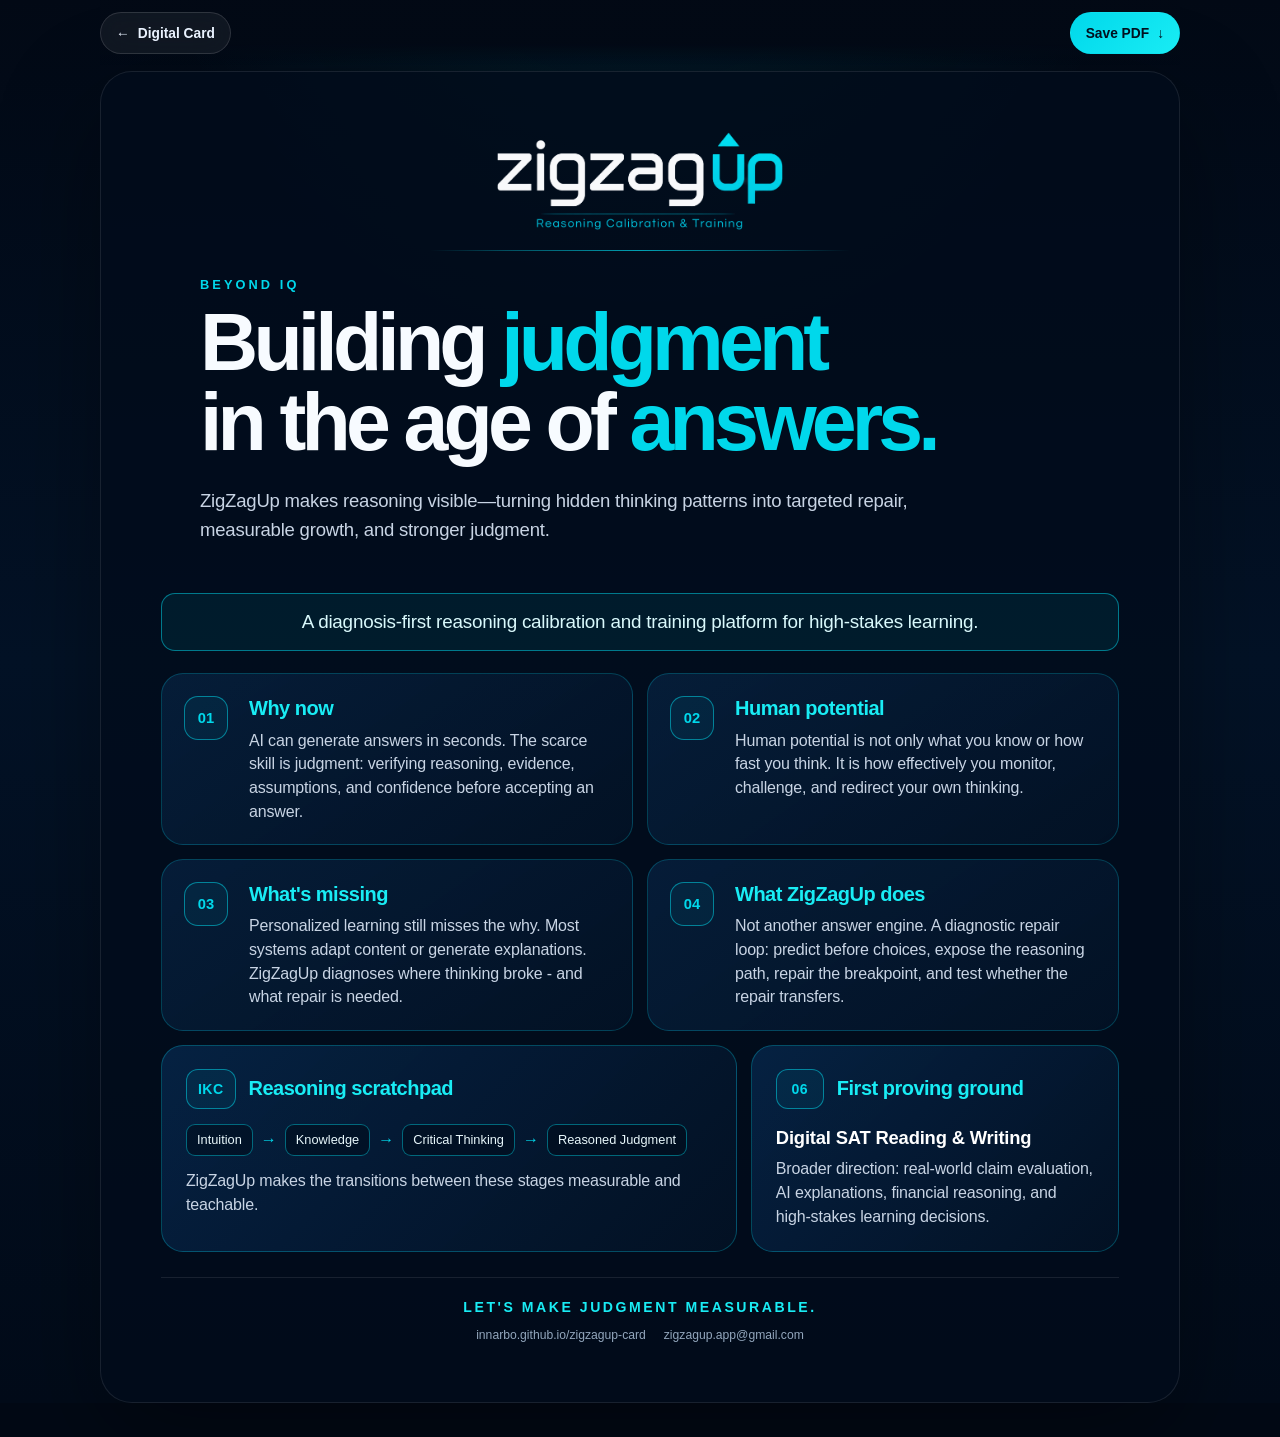
<file: one-pager/index.html>
<!doctype html>
<html lang="en">
<head>
  <meta charset="utf-8">
  <meta name="viewport" content="width=device-width, initial-scale=1, viewport-fit=cover">
  <meta name="theme-color" content="#020915">
  <meta name="color-scheme" content="dark">
  <meta name="description" content="ZigZagUp makes reasoning visible - turning hidden thinking patterns into targeted repair, measurable growth, and stronger judgment.">
  <meta name="robots" content="index,follow,max-image-preview:large">
  <link rel="canonical" href="https://innarbo.github.io/zigzagup-card/one-pager/">
  <link rel="icon" type="image/svg+xml" href="../assets/icons/favicon.svg">
  <link rel="apple-touch-icon" href="../assets/icons/apple-touch-icon-v14.png">
  <title>ZigZagUp One-Pager | Building Judgment in the Age of Answers</title>
  <style>
    :root {
      --navy-0: #020915;
      --navy-1: #031226;
      --navy-2: #052044;
      --cyan: #00d8eb;
      --cyan-2: #19ecf4;
      --ink: #f7fbff;
      --soft: #c8d4e4;
      --muted: #93a7bd;
      --line: rgba(0, 216, 235, .25);
      font-synthesis: none;
      text-rendering: optimizeLegibility;
      -webkit-font-smoothing: antialiased;
    }

    * { box-sizing: border-box; }
    html { min-height: 100%; background: var(--navy-0); }
    body {
      min-height: 100svh;
      margin: 0;
      color: var(--ink);
      background:
        radial-gradient(circle at 50% -10%, rgba(0, 216, 235, .09), transparent 31rem),
        linear-gradient(180deg, #020915 0%, #031226 47%, #020b19 100%);
      font-family: -apple-system, BlinkMacSystemFont, "Segoe UI", Arial, Helvetica, sans-serif;
    }

    body.modal-open { overflow: hidden; }
    a { color: inherit; }
    img { display: block; max-width: 100%; }
    button { font: inherit; }

    .toolbar {
      position: sticky;
      z-index: 30;
      top: 0;
      width: min(1080px, calc(100% - 28px));
      margin: 0 auto;
      padding: calc(env(safe-area-inset-top) + 12px) 0 11px;
      display: flex;
      justify-content: space-between;
      gap: 12px;
      background: linear-gradient(to bottom, rgba(2, 9, 21, .98) 68%, rgba(2, 9, 21, 0));
    }

    .toolbar-action {
      min-height: 42px;
      display: inline-flex;
      align-items: center;
      justify-content: center;
      gap: 8px;
      padding: 0 15px;
      border: 1px solid rgba(255, 255, 255, .13);
      border-radius: 999px;
      color: #eaf3ff;
      background: rgba(255, 255, 255, .06);
      backdrop-filter: blur(14px);
      -webkit-backdrop-filter: blur(14px);
      text-decoration: none;
      font-size: .86rem;
      font-weight: 650;
      cursor: pointer;
    }

    .toolbar-action--primary {
      color: #02101f;
      border-color: transparent;
      background: linear-gradient(135deg, var(--cyan), var(--cyan-2));
    }

    .toolbar-action:disabled {
      cursor: wait;
      opacity: .68;
    }

    .save-status {
      position: fixed;
      z-index: 120;
      left: 50%;
      bottom: max(20px, env(safe-area-inset-bottom));
      transform: translateX(-50%);
      max-width: calc(100% - 34px);
      padding: 10px 15px;
      border-radius: 999px;
      color: #ffffff;
      background: rgba(4, 31, 67, .97);
      box-shadow: 0 14px 34px rgba(0, 0, 0, .34);
      text-align: center;
      font-size: .82rem;
      white-space: nowrap;
    }

    .save-status[hidden] { display: none !important; }

    .toolbar-action:focus-visible,
    .pdf-close:focus-visible,
    .pdf-file-link:focus-visible {
      outline: 3px solid rgba(0, 216, 235, .38);
      outline-offset: 3px;
    }

    .sheet {
      width: min(1080px, calc(100% - 28px));
      margin: 6px auto 34px;
      padding: clamp(30px, 4.8vw, 60px);
      overflow: hidden;
      border: 1px solid rgba(255, 255, 255, .09);
      border-radius: 32px;
      background: rgba(2, 12, 28, .78);
      box-shadow: 0 36px 100px rgba(0, 0, 0, .34);
    }

    .hero {
      max-width: 880px;
      margin: 0 auto;
      text-align: left;
    }

    .brand {
      display: block;
      width: min(100%, 286px);
      margin: 0 auto 20px;
    }

    .brand-divider {
      width: min(100%, 420px);
      height: 1px;
      margin: 0 auto 28px;
      border-radius: 999px;
      background: linear-gradient(
        90deg,
        rgba(0, 216, 235, 0),
        rgba(0, 216, 235, .32) 18%,
        rgba(0, 216, 235, .72) 50%,
        rgba(0, 216, 235, .32) 82%,
        rgba(0, 216, 235, 0)
      );
    }

    .eyebrow {
      margin: 0 0 12px;
      color: var(--cyan);
      font-size: clamp(.74rem, 1vw, .88rem);
      line-height: 1;
      letter-spacing: .24em;
      text-transform: uppercase;
      font-weight: 760;
    }

    h1 {
      margin: 0;
      color: var(--ink);
      font-size: clamp(2.85rem, 6.3vw, 5.3rem);
      line-height: .99;
      letter-spacing: -.06em;
      font-weight: 760;
    }

    .title-line { display: block; }
    h1 span.accent { color: var(--cyan); }

    .hero-copy {
      max-width: 760px;
      margin: 24px 0 0;
      color: var(--soft);
      font-size: clamp(1rem, 1.45vw, 1.2rem);
      line-height: 1.56;
      letter-spacing: -.012em;
    }

    .proposition {
      margin: clamp(32px, 4.5vw, 48px) 0 22px;
      padding: 15px 19px;
      text-align: center;
      border: 1px solid rgba(0, 216, 235, .5);
      border-radius: 14px;
      color: #d9f9fc;
      background: rgba(0, 216, 235, .075);
      font-size: clamp(1rem, 1.5vw, 1.18rem);
      line-height: 1.4;
      letter-spacing: -.012em;
    }

    .story-grid {
      display: grid;
      grid-template-columns: repeat(2, minmax(0, 1fr));
      gap: 14px;
    }

    .story-card {
      min-height: 164px;
      display: grid;
      grid-template-columns: 48px minmax(0, 1fr);
      gap: 17px;
      padding: 22px 22px 21px;
      border: 1px solid rgba(0, 216, 235, .23);
      border-radius: 22px;
      background: linear-gradient(145deg, rgba(9, 41, 76, .59), rgba(3, 19, 39, .76));
    }

    .card-number {
      width: 44px;
      height: 44px;
      display: grid;
      place-items: center;
      border: 1px solid rgba(0, 216, 235, .52);
      border-radius: 14px;
      color: var(--cyan);
      background: rgba(0, 216, 235, .055);
      font-size: .92rem;
      font-weight: 760;
      font-variant-numeric: tabular-nums;
    }

    .story-card h2,
    .feature h2 {
      margin: 1px 0 8px;
      color: var(--cyan-2);
      font-size: clamp(1.05rem, 1.6vw, 1.25rem);
      line-height: 1.16;
      letter-spacing: -.025em;
      font-weight: 680;
    }

    .story-card p,
    .feature p {
      margin: 0;
      color: var(--soft);
      font-size: clamp(.89rem, 1.25vw, 1rem);
      line-height: 1.48;
      letter-spacing: -.01em;
    }

    .feature-row {
      display: grid;
      grid-template-columns: minmax(0, 1.22fr) minmax(0, .78fr);
      gap: 14px;
      margin-top: 14px;
    }

    .feature {
      min-height: 174px;
      padding: 23px 24px;
      border: 1px solid rgba(0, 216, 235, .28);
      border-radius: 22px;
      background: linear-gradient(135deg, rgba(7, 42, 81, .72), rgba(3, 18, 37, .82));
    }

    .feature-head {
      display: flex;
      align-items: center;
      gap: 13px;
      margin-bottom: 15px;
    }

    .feature-badge {
      min-width: 48px;
      height: 40px;
      display: inline-grid;
      place-items: center;
      padding: 0 11px;
      border: 1px solid rgba(0, 216, 235, .52);
      border-radius: 12px;
      color: var(--cyan);
      background: rgba(0, 216, 235, .055);
      font-size: .88rem;
      font-weight: 800;
      letter-spacing: .03em;
    }

    .feature-head h2 { margin: 0; }

    .ikc-flow {
      display: grid;
      grid-template-columns: repeat(7, auto);
      gap: 8px;
      align-items: center;
      justify-content: start;
      margin: 0 0 13px;
    }

    .ikc-step {
      padding: 8px 10px;
      border: 1px solid rgba(0, 216, 235, .44);
      border-radius: 9px;
      color: #e8f7fb;
      background: rgba(1, 12, 27, .55);
      font-size: clamp(.72rem, 1vw, .84rem);
      line-height: 1.1;
      white-space: nowrap;
    }

    .arrow {
      color: var(--cyan);
      font-size: 1rem;
    }

    .proof-title {
      margin: 0 0 6px !important;
      color: #fff !important;
      font-size: clamp(1rem, 1.5vw, 1.15rem) !important;
      font-weight: 680;
    }

    .footer {
      margin-top: 25px;
      padding-top: 21px;
      border-top: 1px solid rgba(255, 255, 255, .09);
      text-align: center;
    }

    .footer-message {
      margin: 0 auto;
      color: var(--cyan-2);
      font-size: clamp(.76rem, 1.1vw, .92rem);
      letter-spacing: .18em;
      text-transform: uppercase;
      font-weight: 720;
    }

    .footer-links {
      margin-top: 13px;
      display: flex;
      flex-wrap: wrap;
      justify-content: center;
      gap: 6px 18px;
      color: var(--muted);
      font-size: .76rem;
    }

    .footer-links a {
      color: inherit;
      text-decoration: none;
    }

    .pdf-modal[hidden] { display: none !important; }
    .pdf-modal {
      position: fixed;
      z-index: 100;
      inset: 0;
      display: grid;
      grid-template-rows: auto minmax(0, 1fr);
      color: var(--ink);
      background: #020915;
    }

    .pdf-modal-toolbar {
      position: relative;
      z-index: 2;
      min-height: calc(58px + env(safe-area-inset-top));
      padding: calc(env(safe-area-inset-top) + 9px) 12px 9px;
      display: grid;
      grid-template-columns: minmax(92px, 1fr) auto minmax(92px, 1fr);
      align-items: center;
      gap: 10px;
      border-bottom: 1px solid rgba(255, 255, 255, .1);
      background: rgba(2, 9, 21, .98);
    }

    .pdf-modal-title {
      margin: 0;
      text-align: center;
      font-size: .92rem;
      font-weight: 680;
    }

    .pdf-close,
    .pdf-file-link {
      min-height: 40px;
      display: inline-flex;
      align-items: center;
      gap: 7px;
      border: 0;
      color: #eaf3ff;
      background: transparent;
      text-decoration: none;
      font-size: .84rem;
      font-weight: 650;
      cursor: pointer;
    }

    .pdf-close { justify-self: start; padding: 0 5px; }
    .pdf-file-link { justify-self: end; padding: 0 5px; color: var(--cyan-2); }

    .pdf-preview {
      min-height: 0;
      overflow: auto;
      padding: 18px 14px calc(env(safe-area-inset-bottom) + 24px);
      -webkit-overflow-scrolling: touch;
      overscroll-behavior: contain;
    }

    .pdf-preview img {
      width: min(100%, 850px);
      height: auto;
      margin: 0 auto;
      background: white;
      box-shadow: 0 22px 70px rgba(0, 0, 0, .46);
    }

    @media (max-width: 780px) {
      .toolbar {
        width: min(calc(100% - 22px), 620px);
      }

      .toolbar-action {
        min-height: 40px;
        padding: 0 13px;
        font-size: .8rem;
      }

      .sheet {
        width: 100%;
        margin: 0;
        padding: 24px 19px calc(env(safe-area-inset-bottom) + 30px);
        border: 0;
        border-radius: 0;
        box-shadow: none;
        background: rgba(2, 12, 28, .62);
      }

      .hero {
        max-width: none;
      }

      .brand {
        width: 218px;
        margin: 0 auto 18px;
      }

      .brand-divider {
        width: min(78%, 330px);
        margin-bottom: 24px;
      }

      h1 {
        font-size: clamp(2.05rem, 8.8vw, 3.25rem);
        line-height: 1.02;
        letter-spacing: -.055em;
      }

      .title-line { white-space: nowrap; }

      .hero-copy {
        max-width: 34rem;
        margin-top: 20px;
        font-size: 1.01rem;
      }

      .proposition {
        margin-top: 26px;
        padding: 14px 15px;
        font-size: .98rem;
      }

      .story-grid,
      .feature-row {
        grid-template-columns: 1fr;
      }

      .story-card {
        min-height: 0;
        grid-template-columns: 43px minmax(0, 1fr);
        gap: 14px;
        padding: 19px 18px;
      }

      .card-number {
        width: 40px;
        height: 40px;
      }

      .story-card h2,
      .feature h2 {
        font-size: 1.16rem;
      }

      .story-card p,
      .feature p {
        font-size: .95rem;
      }

      .feature {
        min-height: 0;
        padding: 21px 19px;
      }

      .ikc-flow {
        grid-template-columns: 1fr;
        justify-content: stretch;
      }

      .ikc-step {
        text-align: center;
        white-space: normal;
      }

      .arrow {
        justify-self: center;
        transform: rotate(90deg);
        line-height: 1;
      }

      .footer-message {
        max-width: 28rem;
        line-height: 1.55;
      }
    }

    @media (max-width: 390px) {
      .toolbar-action .optional { display: none; }
      h1 { font-size: clamp(1.92rem, 8.55vw, 2.8rem); }
      .story-card {
        grid-template-columns: 38px minmax(0, 1fr);
        gap: 12px;
      }
      .card-number {
        width: 36px;
        height: 36px;
        border-radius: 11px;
      }
      .ikc-flow { gap: 6px; }
      .ikc-step {
        padding: 7px 6px;
        font-size: .7rem;
      }
      .pdf-modal-toolbar {
        grid-template-columns: 88px 1fr 88px;
      }
      .pdf-modal-title { font-size: .84rem; }
      .pdf-close,
      .pdf-file-link { font-size: .78rem; }
    }

    @media (prefers-reduced-motion: reduce) {
      *, *::before, *::after {
        scroll-behavior: auto !important;
        transition: none !important;
      }
    }
  </style>
</head>
<body>
  <nav class="toolbar" aria-label="One-pager actions">
    <a class="toolbar-action" href="../" aria-label="Return to Inna Arbo's digital business card">
      <span aria-hidden="true">←</span>
      <span>Digital Card</span>
    </a>
    <button class="toolbar-action toolbar-action--primary" id="savePdfButton" type="button" disabled aria-busy="true">
      <span>Save PDF</span>
      <span aria-hidden="true">↓</span>
    </button>
  </nav>

  <main class="sheet">
    <section class="hero">
      <img class="brand" src="../assets/brand/zigzagup-logo-tagline-dark.png" alt="ZigZagUp - Reasoning Calibration and Training">
      <div class="brand-divider" aria-hidden="true"></div>
      <p class="eyebrow">Beyond IQ</p>
      <h1>
        <span class="title-line">Building <span class="accent">judgment</span></span>
        <span class="title-line">in the age of <span class="accent">answers.</span></span>
      </h1>
      <p class="hero-copy">ZigZagUp makes reasoning visible&mdash;turning hidden thinking patterns into targeted repair, measurable growth, and stronger judgment.</p>
    </section>

    <p class="proposition">A diagnosis-first reasoning calibration and training platform for high-stakes learning.</p>

    <section class="story-grid" aria-label="ZigZagUp product story">
      <article class="story-card">
        <div class="card-number">01</div>
        <div>
          <h2>Why now</h2>
          <p>AI can generate answers in seconds. The scarce skill is judgment: verifying reasoning, evidence, assumptions, and confidence before accepting an answer.</p>
        </div>
      </article>

      <article class="story-card">
        <div class="card-number">02</div>
        <div>
          <h2>Human potential</h2>
          <p>Human potential is not only what you know or how fast you think. It is how effectively you monitor, challenge, and redirect your own thinking.</p>
        </div>
      </article>

      <article class="story-card">
        <div class="card-number">03</div>
        <div>
          <h2>What's missing</h2>
          <p>Personalized learning still misses the why. Most systems adapt content or generate explanations. ZigZagUp diagnoses where thinking broke - and what repair is needed.</p>
        </div>
      </article>

      <article class="story-card">
        <div class="card-number">04</div>
        <div>
          <h2>What ZigZagUp does</h2>
          <p>Not another answer engine. A diagnostic repair loop: predict before choices, expose the reasoning path, repair the breakpoint, and test whether the repair transfers.</p>
        </div>
      </article>
    </section>

    <section class="feature-row">
      <article class="feature">
        <div class="feature-head">
          <span class="feature-badge">IKC</span>
          <h2>Reasoning scratchpad</h2>
        </div>
        <div class="ikc-flow" aria-label="Intuition to reasoned judgment">
          <span class="ikc-step">Intuition</span>
          <span class="arrow">→</span>
          <span class="ikc-step">Knowledge</span>
          <span class="arrow">→</span>
          <span class="ikc-step">Critical Thinking</span>
          <span class="arrow">→</span>
          <span class="ikc-step">Reasoned Judgment</span>
        </div>
        <p>ZigZagUp makes the transitions between these stages measurable and teachable.</p>
      </article>

      <article class="feature">
        <div class="feature-head">
          <span class="feature-badge">06</span>
          <h2>First proving ground</h2>
        </div>
        <p class="proof-title">Digital SAT Reading &amp; Writing</p>
        <p>Broader direction: real-world claim evaluation, AI explanations, financial reasoning, and high-stakes learning decisions.</p>
      </article>
    </section>

    <footer class="footer">
      <p class="footer-message">Let's make judgment measurable.</p>
      <div class="footer-links">
        <a href="https://innarbo.github.io/zigzagup-card/">innarbo.github.io/zigzagup-card</a>
        <a href="mailto:zigzagup.app@gmail.com">zigzagup.app@gmail.com</a>
      </div>
    </footer>
  </main>


  <div class="save-status" id="saveStatus" role="status" aria-live="polite" hidden></div>

  <script>
    (() => {
      'use strict';

      const saveButton = document.getElementById('savePdfButton');
      const saveStatus = document.getElementById('saveStatus');
      const pdfUrl = './ZigZagUp_OnePager.pdf';

      let preparedFile = null;
      let preparationPromise = null;
      let statusTimer = null;

      function showStatus(message) {
        if (!saveStatus) return;
        saveStatus.textContent = message;
        saveStatus.hidden = false;
        clearTimeout(statusTimer);
        statusTimer = setTimeout(() => {
          saveStatus.hidden = true;
        }, 3300);
      }

      function supportsFileShare(file) {
        if (!navigator.share) return false;
        if (!navigator.canShare) return true;
        try {
          return navigator.canShare({ files: [file] });
        } catch (_) {
          return false;
        }
      }

      function preparePdf() {
        if (preparedFile) return Promise.resolve(preparedFile);
        if (preparationPromise) return preparationPromise;

        saveButton.disabled = true;
        saveButton.setAttribute('aria-busy', 'true');

        preparationPromise = fetch(pdfUrl, { cache: 'no-store' })
          .then(response => {
            if (!response.ok) throw new Error('PDF unavailable');
            return response.blob();
          })
          .then(blob => {
            preparedFile = new File(
              [blob],
              'ZigZagUp_OnePager.pdf',
              { type: 'application/pdf' }
            );
            saveButton.disabled = false;
            saveButton.setAttribute('aria-busy', 'false');
            return preparedFile;
          })
          .catch(error => {
            preparationPromise = null;
            saveButton.disabled = false;
            saveButton.setAttribute('aria-busy', 'false');
            showStatus('The PDF could not be prepared. Please try again.');
            throw error;
          });

        return preparationPromise;
      }

      saveButton?.addEventListener('click', () => {
        if (!preparedFile) {
          showStatus('Please wait while the PDF is prepared.');
          preparePdf().catch(() => {});
          return;
        }

        if (supportsFileShare(preparedFile)) {
          /*
           * On iPhone this keeps the user on the one-pager and opens the native
           * share sheet. Select “Save to Files” to save the PDF.
           */
          navigator.share({
            title: 'ZigZagUp One-Pager',
            files: [preparedFile]
          }).catch(error => {
            if (error?.name !== 'AbortError') {
              showStatus('Choose “Save to Files” in the share sheet.');
            }
          });
          return;
        }

        const isIOS =
          /iPad|iPhone|iPod/.test(navigator.userAgent) ||
          (navigator.platform === 'MacIntel' && navigator.maxTouchPoints > 1);

        /*
         * Never open the raw PDF as an iPhone fallback. That was the path that
         * could leave the installed Home Screen app trapped on the PDF page.
         */
        if (isIOS) {
          showStatus('Open the card in Safari, tap Save PDF, then choose “Save to Files.”');
          return;
        }

        // Desktop fallback: download the already-prepared PDF file.
        const objectUrl = URL.createObjectURL(preparedFile);
        const download = document.createElement('a');
        download.href = objectUrl;
        download.download = preparedFile.name;
        download.hidden = true;
        document.body.appendChild(download);
        download.click();
        download.remove();
        setTimeout(() => URL.revokeObjectURL(objectUrl), 1600);
        showStatus('PDF downloaded.');
      });

      // Preload the file so the native share sheet can be opened from a direct tap.
      preparePdf().catch(() => {});
    })();
  </script>
</body>
</html>
</file>
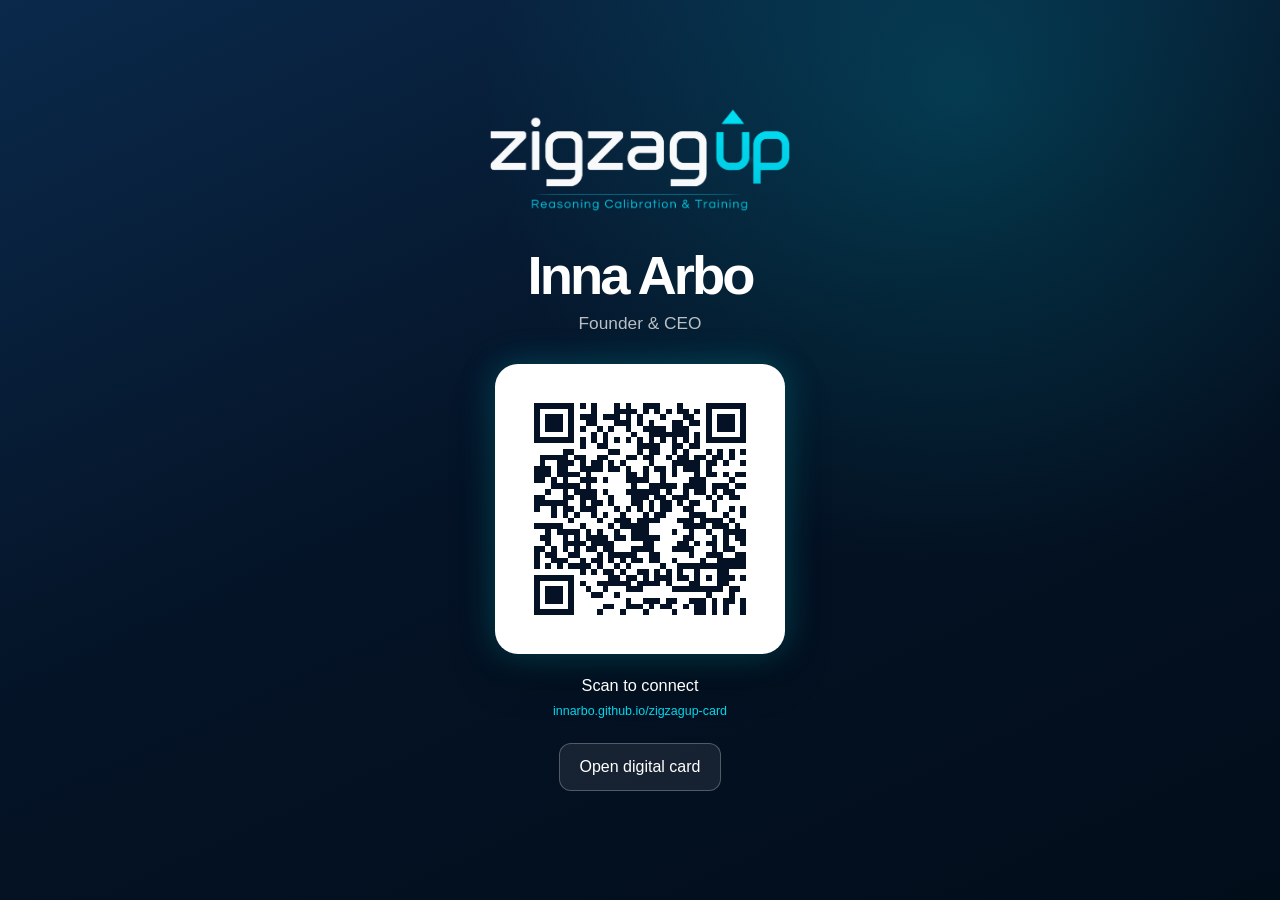
<file: wallet.html>
<!doctype html>
<html lang="en">
<head>
  <meta charset="utf-8">
  <meta name="viewport" content="width=device-width, initial-scale=1, viewport-fit=cover">
  <meta name="theme-color" content="#041326">
  <meta name="robots" content="noindex,follow">
  <title>Inna Arbo | ZigZagUp QR Card</title>
  <link rel="icon" href="./assets/icons/favicon.svg" type="image/svg+xml">
  <link rel="apple-touch-icon" href="./assets/icons/apple-touch-icon.png">
  <style>
    :root { color-scheme: dark; }
    * { box-sizing: border-box; }
    body { min-height:100svh; margin:0; padding:calc(env(safe-area-inset-top) + 24px) 22px calc(env(safe-area-inset-bottom) + 24px); display:grid; place-items:center; color:white; background:radial-gradient(circle at 75% 10%,rgba(0,216,235,.18),transparent 38%),linear-gradient(155deg,#0a294b,#041326 48%,#020d1a); font-family:-apple-system,BlinkMacSystemFont,"Segoe UI",sans-serif; }
    main { width:min(100%,430px); text-align:center; }
    .logo { width:300px; max-width:88%; margin:0 auto 34px; }
    h1 { margin:0; font-size:clamp(2.6rem,12vw,3.4rem); line-height:1; letter-spacing:-.055em; }
    .role { margin:10px 0 30px; color:rgba(255,255,255,.72); font-size:1.08rem; }
    .qr { width:min(75vw,290px); margin:0 auto; padding:16px; border-radius:23px; background:white; box-shadow:0 0 34px rgba(0,216,235,.26),0 20px 45px rgba(0,0,0,.26); }
    .qr img { display:block; width:100%; }
    .scan { margin:22px 0 9px; font-size:1.02rem; }
    .url { color:#00d8eb; font-size:.78rem; }
    a { display:inline-flex; margin-top:25px; min-height:48px; align-items:center; justify-content:center; padding:0 20px; color:white; border:1px solid rgba(255,255,255,.25); border-radius:12px; text-decoration:none; background:rgba(255,255,255,.08); }
  </style>
</head>
<body>
  <main>
    <img class="logo" src="./assets/brand/zigzagup-logo-tagline-dark.png" alt="ZigZagUp — Reasoning Calibration & Training">
    <h1>Inna Arbo</h1>
    <p class="role">Founder & CEO</p>
    <div class="qr"><img src="./assets/qr/zigzagup-card-qr.svg" alt="QR code for the permanent digital card address"></div>
    <p class="scan">Scan to connect</p>
    <div class="url">innarbo.github.io/zigzagup-card</div>
    <a href="./">Open digital card</a>
  </main>
</body>
</html>
</file>
